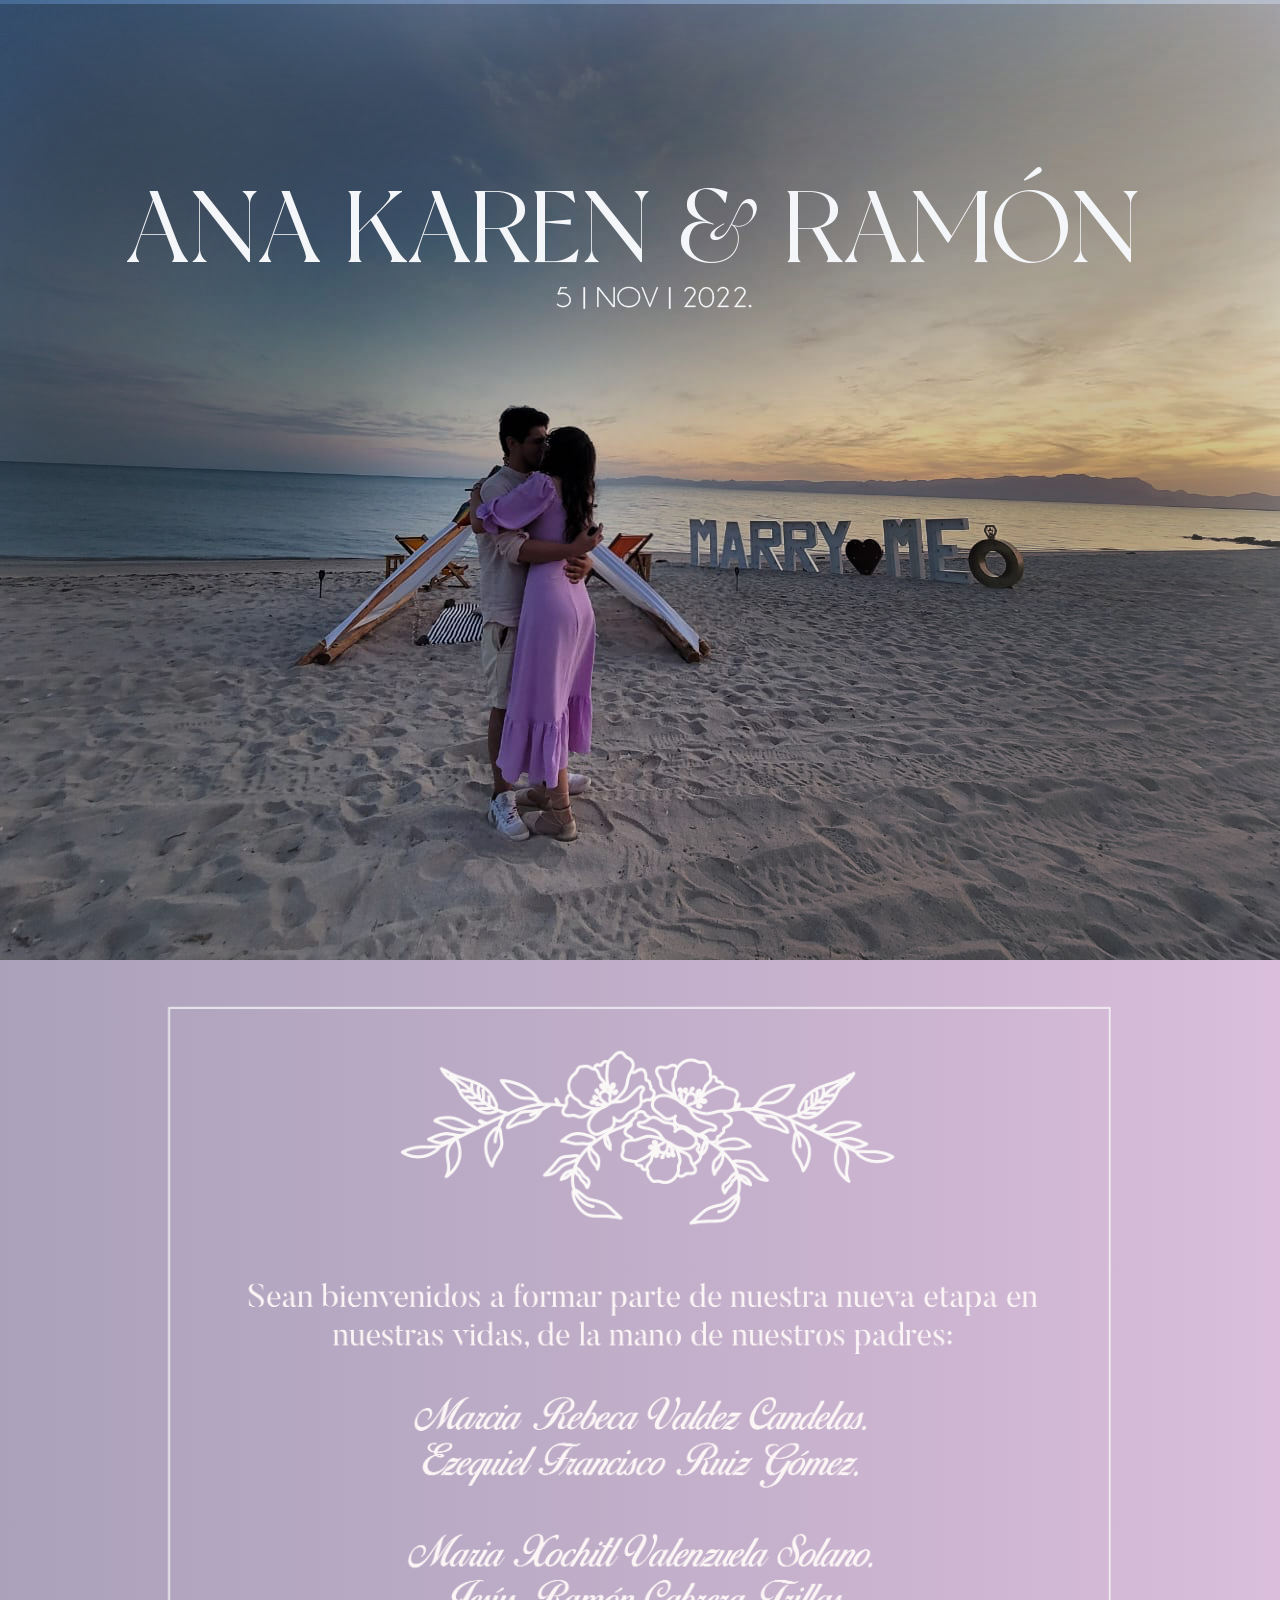
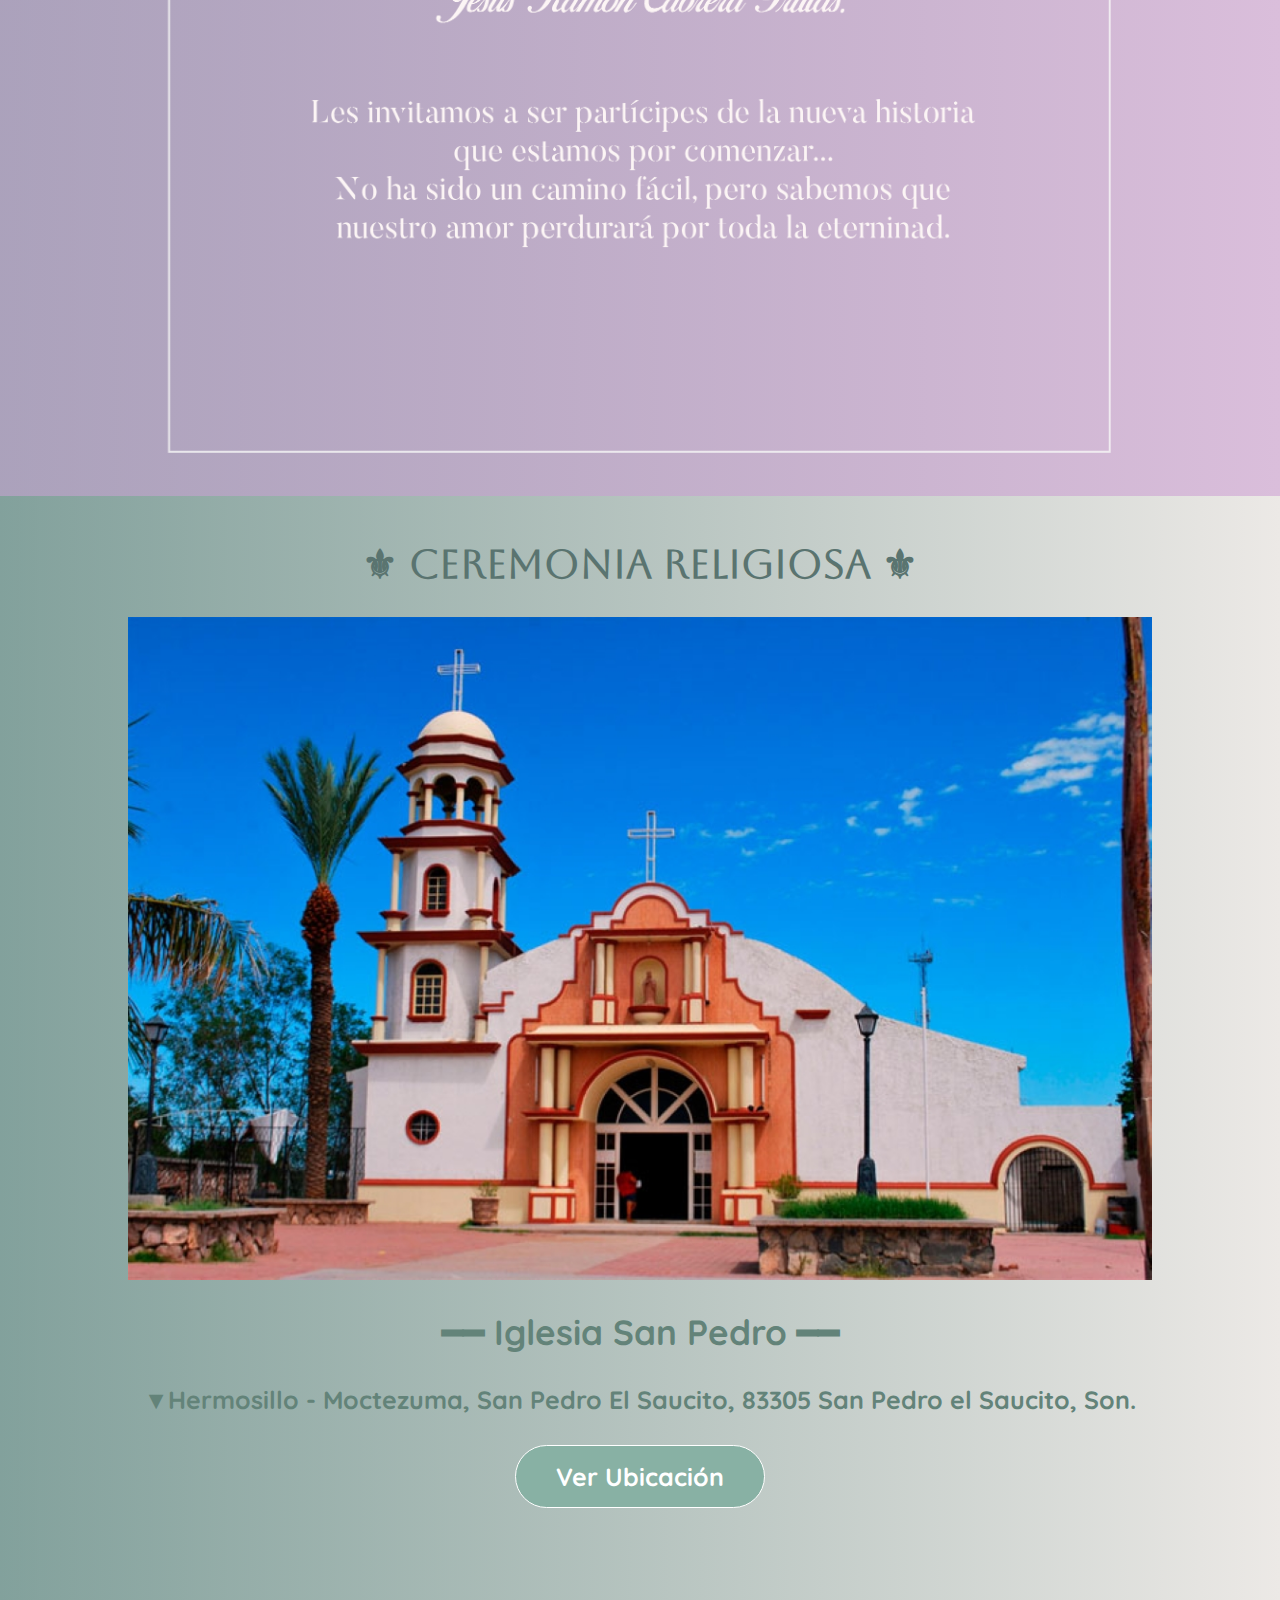
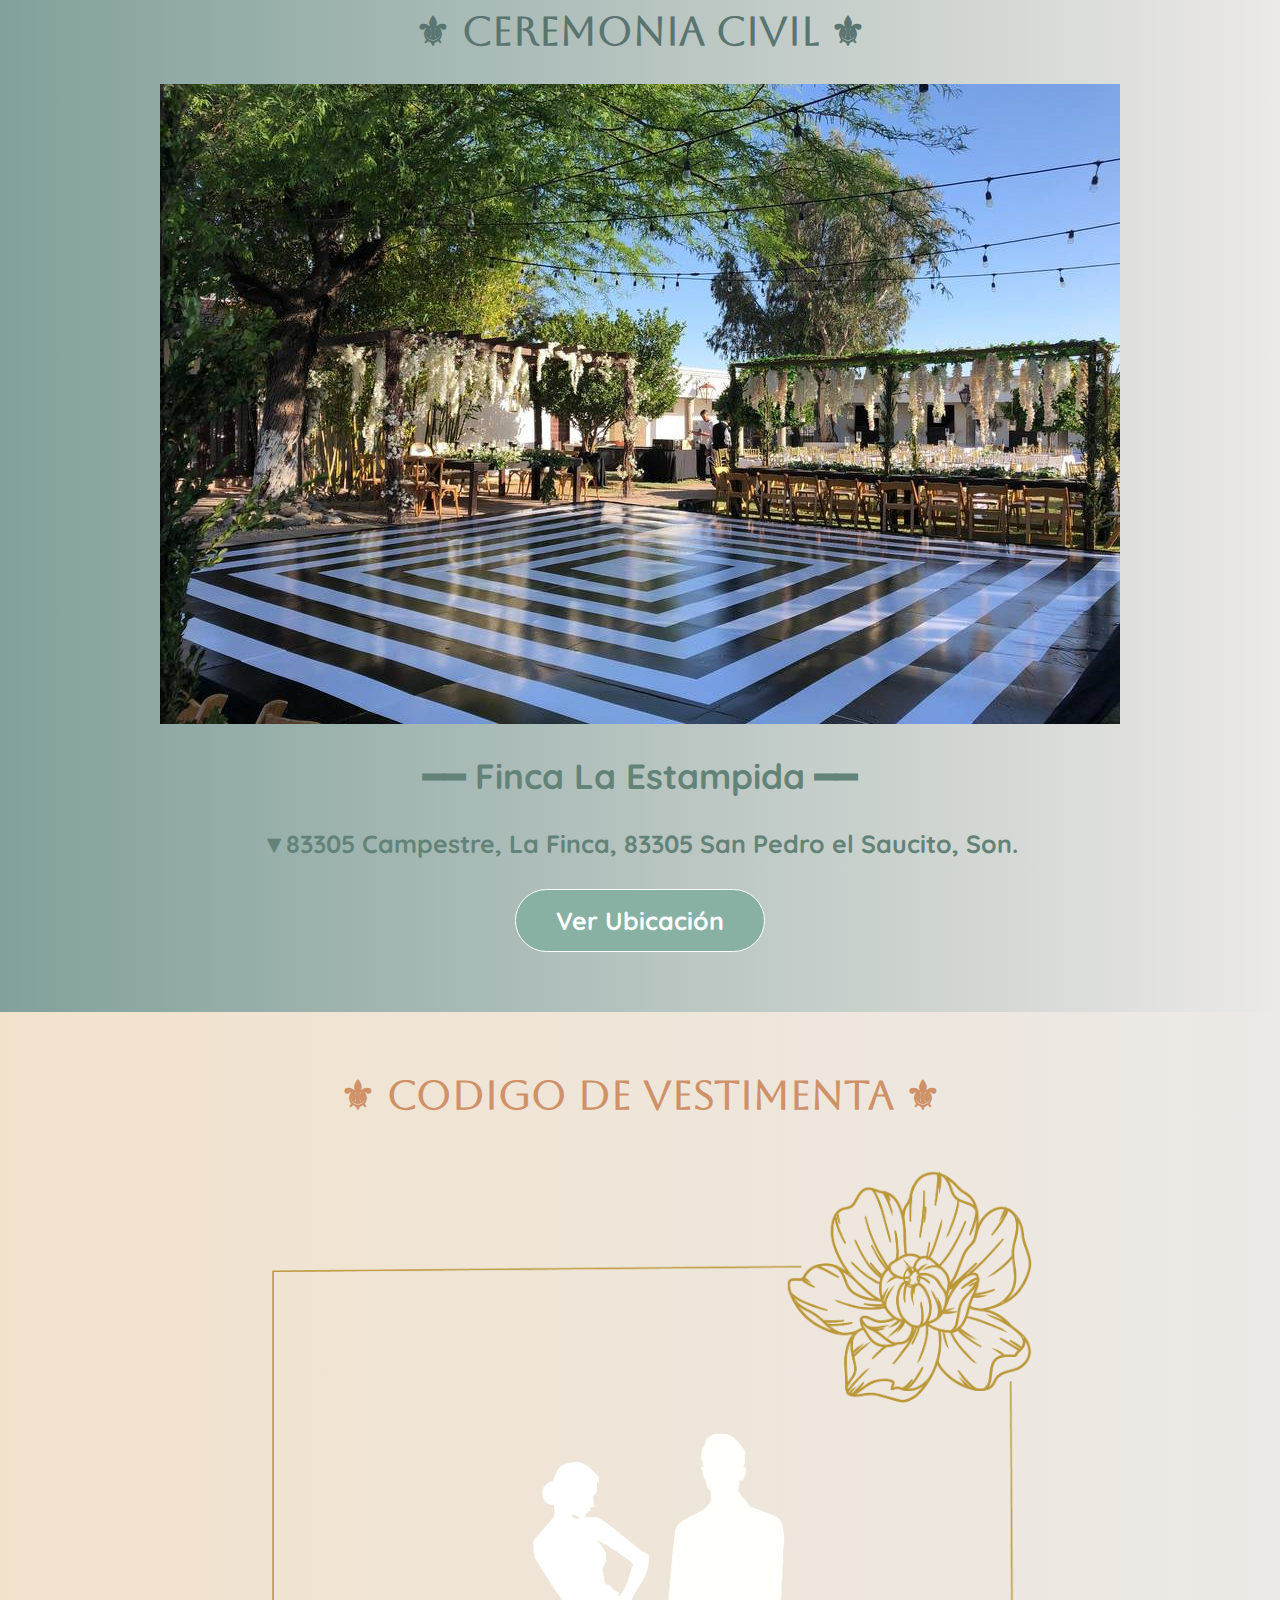
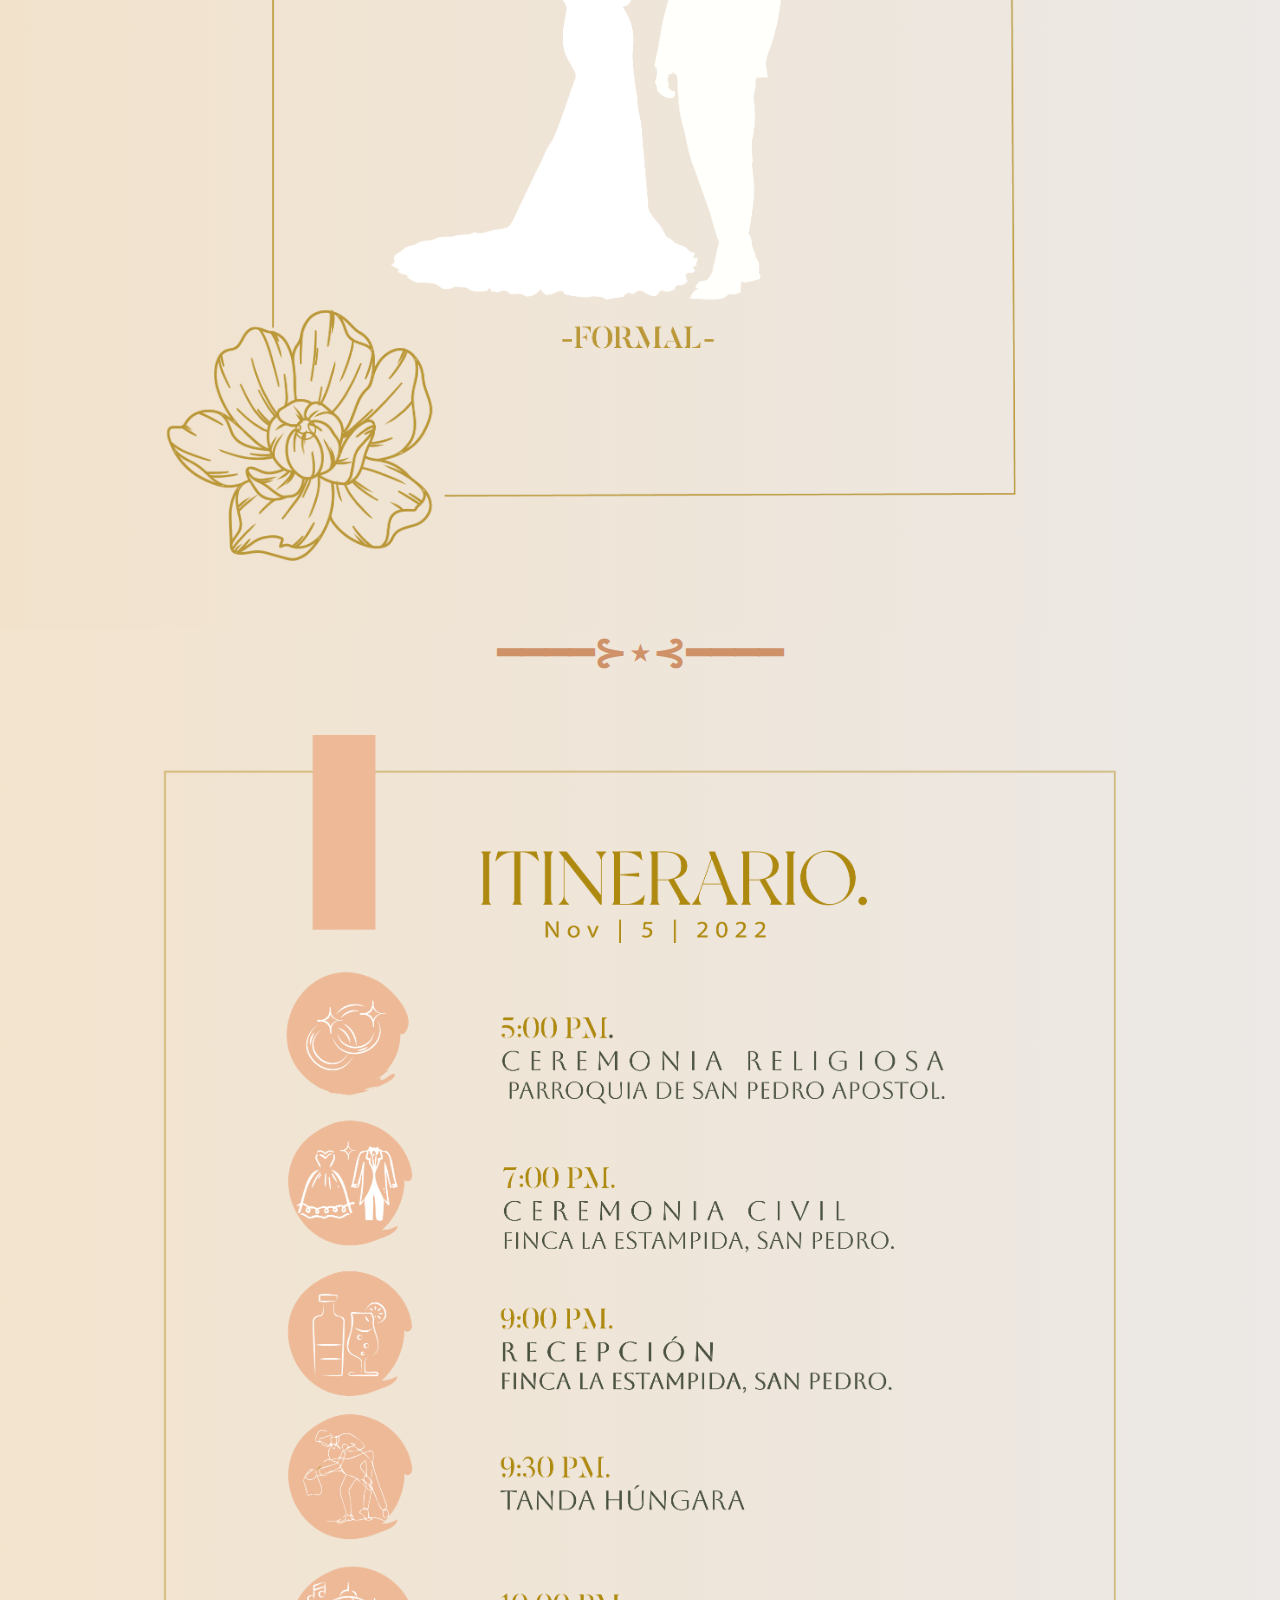
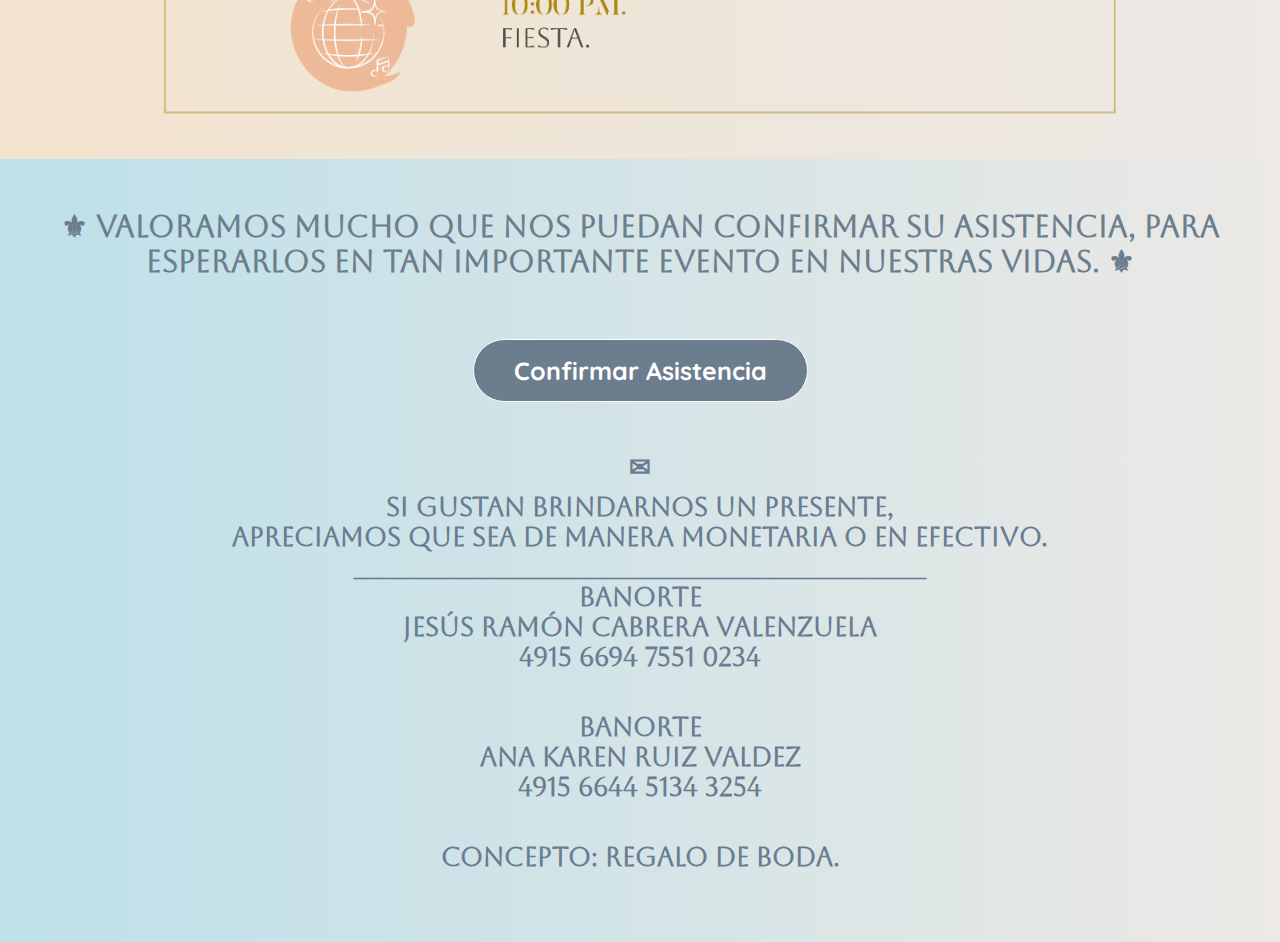
<file: index.html>
<!DOCTYPE html>
<head>
    <meta charset="UTF-8">
    <meta http-equiv="X-UA-Compatible" content="IE=edge">
    <meta name="viewport" content="width=device-width, initial-scale=1.0">
    <title>Boda AnayRamon </title>
    <link rel="shortcut icon" href="IMG/AR_logo.png" type="image/x-icon">
    <link rel="stylesheet" href="css/estilos.css"> 
    <link rel="preconnect" href="https://fonts.googleapis.com">

    <!-- FUentes aqui abajo para los textos   -->
    <link rel="preconnect" href="https://fonts.googleapis.com">
    <link rel="preconnect" href="https://fonts.gstatic.com" crossorigin>
    <link href="https://fonts.googleapis.com/css2?family=Playfair+Display&display=swap" rel="stylesheet">
     <link href="https://fonts.googleapis.com/css2?family=Parisienne&display=swap" rel="stylesheet">
     <link href="https://fonts.googleapis.com/css2?family=Parisienne&display=swap" rel="stylesheet">
     <link href="https://fonts.googleapis.com/css2?family=Prata&display=swap" rel="stylesheet">
     <link href="https://fonts.googleapis.com/css2?family=Satisfy&display=swap" rel="stylesheet">
     <link href="https://fonts.googleapis.com/css2?family=Quicksand:wght@300&display=swap" rel="stylesheet">
     <link href="https://fonts.googleapis.com/css2?family=Playfair+Display:ital,wght@1,500&display=swap" rel="stylesheet">
     <link rel="preconnect" href="https://fonts.googleapis.com">
     <link rel="preconnect" href="https://fonts.gstatic.com" crossorigin>
     <link href="https://fonts.googleapis.com/css2?family=Aboreto&display=swap" rel="stylesheet">

</head>
<body>
      
    <header>
        <div class="desktop">
            <img src="IMG/FOTOINVITACION.jpg" alt="" class="imagen-about-us"> 
        </div>

        <div class="movil">
            <img src="IMG/ANAK2022.jpg" alt="" class="imagen-about-us"> 
        </div>

        <!-- <section class="desktop">
            <img src="IMG/FOTOINVITACION.jpg" alt="" class="imagen-about-us"> 
        </section>

        <section class="movil">
            <img src="IMG/ANAK2022.jpg" alt="" class="imagen-about-us"> 
        </section>-->
    </header>

    <main> 
        <section class="contenedor description">
            <div class="contenido-textos">
                <img src="IMG/textofamiliaPRUEBA2_Mesa de trabajo 1_Mesa de trabajo 1_Mesa de trabajo 1.png" alt="" class="imagen-texto-familia">
            </div>
        </section>
        
        <section class="contenedor Ceremonia-Religiosa">
            <h2 class="titulo">⚜ Ceremonia Religiosa ⚜</h2>
            <div class="contenedor-nuestra-historia">
                <img src="IMG/iglesiabien_3.jpg" alt="" class="imagen-religiosa">
                <h2 class="direccion-1-1">━━ Iglesia San Pedro ━━</h2>
                <h2 class="direccion-1-2">▼Hermosillo - Moctezuma, San Pedro El Saucito, 83305 San Pedro el Saucito, Son.</h2>
            </div>
            <!-- <div class = "ver-direccion">
                <form action="https://www.google.com/maps/place/Parroqu%C3%ADa+San+Pedro+Apostol/@29.0613932,-110.9770134,17z/data=!3m1!4b1!4m5!3m4!1s0x86ce848abe56d8cd:0x1d6551d4ef0f344a!8m2!3d29.0613935!4d-110.9748246">
                    <button class=button type="submit">Ver Ubicación</button>
            </div>
            <div class="ver-direccion">
                <a href="https://www.google.com/maps/place/Parroqu%C3%ADa+San+Pedro+Apostol/@29.0613932,-110.9770134,17z/data=!3m1!4b1!4m5!3m4!1s0x86ce848abe56d8cd:0x1d6551d4ef0f344a!8m2!3d29.0613935!4d-110.9748246">
                    <button class="button">Click</button>
                </a>
            </div>-->
            <div class="ver-direccion">
                <input type="button" formtarget="_blank" onclick="window.location.href='https://maps.app.goo.gl/puNH6Swo5W7U25bB8';" class="button" value="Ver Ubicación"/>
            </div>     
        </section>

        <section class="contenedor Ceremonia-Civil">
            <h2 class="titulo1-2">⚜ Ceremonia Civil ⚜</h2>
            <div class="contenedor-nuestra-boda">
                <img src="IMG/fincabien3.jpeg" alt="" class="imagen-civil">
                <h2 class="direccion-2-1">━━ Finca La Estampida ━━</h2>
                <h2 class="direccion-2-2">▼83305 Campestre, La Finca, 83305 San Pedro el Saucito, Son.</h2>
            </div> 
            <!-- <div class = "ver-direccion-2">
                <form action="https://www.google.com/maps/place/Campestre+%E2%80%9CLa+Finca%E2%80%9D/@29.1921471,-110.8906469,17z/data=!3m1!4b1!4m5!3m4!1s0x86ce897cf9783869:0x9ea578f443540339!8m2!3d29.1922393!4d-110.8884306">
                    <button class=button2 type="submit">Ver Ubicación 2</button>
            </div>
            <div class="ver-direccion-2">
                <a href="https://www.google.com/maps/place/Campestre+%E2%80%9CLa+Finca%E2%80%9D/@29.1921471,-110.8906469,17z/data=!3m1!4b1!4m5!3m4!1s0x86ce897cf9783869:0x9ea578f443540339!8m2!3d29.1922393!4d-110.8884306">
                    <button class="button2">Click 2</button>
                </a>
            </div>-->
            <div class="ver-direccion-2">
                <input type="submit" formtarget="_blank" onclick="window.location.href='https://maps.app.goo.gl/rZ1zW9eyaVgEeYJDA';" class="button2" value="Ver Ubicación"/>
            </div> 
        </section>
       
        <section class="contenedor Codigo-de-vestimenta">
            <h2 class="titulo2">⚜ Codigo de vestimenta ⚜</h2>
            <div class="contenedor-Codigo de vestimenta">
                <img src="IMG/CODIGOVES22_Mesa de trabajo 1.png" class="imagen-vestimenta">
            </div>
        </section>

        <section class="contenedor Itinerario">
            <h2 class="titulo3">━━━━⊱⋆⊰━━━━</h2>
            <div class="contenedor-Itinerario">
                <img src="IMG/ITINERARIO5NOV_Mesa de trabajo 1.png"" class="imagen-itinerario">
            </div>
        </section> 

    
        <section class="contenedor asistencia-banco">
            <h2 class="titulo4">⚜ Valoramos mucho que nos puedan confirmar su asistencia, para esperarlos en tan importante evento en nuestras vidas. ⚜</h2>
            <div class="contenedor asistencia">
                <input type="submit" formtarget="_blank" onclick="window.location.href='https://wa.me/526421095093';" class="button3" value="Confirmar Asistencia"/>
            </div>
            <div class="contenedor-banco">
                <div class="contenedor-banco"></div>
                <h2> ✉</h2>
                <div class="datos-ramon">
                    <h2>Si gustan brindarnos un presente,</h2>
                    <h2>apreciamos que sea de manera monetaria o en efectivo.</h2>
                    <h2>____________________________________________</h2>
                    <h2>BANORTE</h2>
                    <h2>Jesús Ramón Cabrera Valenzuela</h2>
                    <h2>4915 6694 7551 0234</h2>
                </div>
                <div class="datos-anakaren">
                    <h2>BANORTE</h2>
                    <h2>Ana Karen Ruiz Valdez</h2>
                    <h2>4915 6644 5134 3254</h2>
                </div>
                <h2>CONCEPTO: Regalo de boda.</h2>
            </div>
        </section>
        
    </main>
</body>
</html>
</file>
<file: css/estilos.css>
*{
    margin: 0;
    padding: 0;
    box-sizing: border-box;
}

body{
    font-family: 'Aboreto', cursive;
    font-size: large;
    text-align: center;   
    background-color: rgba(243, 234, 227, 0.521);
    background: #ECE9E6;  /* fallback for old browsers */
    background: -webkit-linear-gradient(to right, #FFFFFF, #ECE9E6);  /* Chrome 10-25, Safari 5.1-6 */
    background: linear-gradient(to right, #FFFFFF, #ECE9E6); /* W3C, IE 10+/ Edge, Firefox 16+, Chrome 26+, Opera 12+, Safari 7+ */ 
}



.titulo{
    color:   rgb(90, 116, 112);
    font-size: 40px;
    text-align: center;
    margin-bottom: 30px;
    padding-top: 45px;
}

.titulo1-2{
    color:   rgb(90, 116, 112);
    font-size: 40px;
    text-align: center;
    margin-bottom: 30px;
    padding-top: 100px;
}

.titulo2{
    color:  rgb(207, 145, 104);
    font-size: 40px;
    text-align: center;
    padding-top: 60px;
    margin-bottom: 0px;
}

.titulo3{
    color:   rgb(207, 145, 104);
    font-size: 40px;
    text-align: center;
    margin-bottom: 60px;
}

.titulo4{
    color:  rgb(108, 126, 141);
    font-size: 30px;
    text-align: center;
    margin-bottom: 50px;
}

.direccion-1-1{
    font-family: 'Quicksand', sans-serif;
    font-size: 35px;
    margin-top: 30px;
    color:  rgb(99, 131, 121);
}

.direccion-1-2{
    font-family: 'Quicksand', sans-serif;
    font-size: 25px;
    margin-top: 30px;
    color:  rgb(99, 131, 121);
}

.direccion-2-1{
    font-family: 'Quicksand', sans-serif;
    font-size: 35px;
    margin-top: 30px;
    color: rgb(99, 131, 121);
}

.direccion-2-2{
    font-family: 'Quicksand', sans-serif;
    font-size: 25px;
    margin-top: 30px;
    color: rgb(99, 131, 121);
}

.description{
    background-color: rgba(243, 234, 227, 0.521);
    background: #ECE9E6;  /* fallback for old browsers */
    background: -webkit-linear-gradient(to right, #FFFFFF, #ECE9E6);  /* Chrome 10-25, Safari 5.1-6 */
    background: linear-gradient(to right, #8a7da1b7, #dabedb); /* W3C, IE 10+/ Edge, Firefox 16+, Chrome 26+, Opera 12+, Safari 7+ */ 
}

.Ceremonia-Religiosa{
    font-size: 50px;
    text-align: center;
    margin-bottom: 0px;  
    margin: 0;
    margin-top: 0px;
    border-image-width: 400px; 
    background-color: rgba(243, 234, 227, 0.521);
    background: #ECE9E6;  /* fallback for old browsers */
    background: -webkit-linear-gradient(to right, #FFFFFF, #ECE9E6);  /* Chrome 10-25, Safari 5.1-6 */
    background: linear-gradient(to right, #517c75b7, #ECE9E6); /* W3C, IE 10+/ Edge, Firefox 16+, Chrome 26+, Opera 12+, Safari 7+ */
}

.imagen-religiosa{
    margin: auto;
    padding-left: 10%;
    padding-right: 10%;
    max-width: 100%;
    display: block;
    /*max-width: 90%;*/
}

.imagen-civil{
    margin: auto;
    padding-left: 10%;
    padding-right: 10%;
    max-width: 100%;
    display: block;

    /*margin: auto;
    width: 50%;
    height: 50%;
    */
}

.imagen-vestimenta{
    margin: auto;
    padding-left: 10%;
    padding-right: 10%;
    max-width: 100%;
    display: block;


    /*margin: auto;
    width: 40%;
    height: 40%;*/
}

.imagen-texto-familia{
    margin: auto;
    padding-left: 10%;
    padding-right: 10%;
    max-width: 100%;
    display: block;
    
    
    /*margin: auto;
    width: 50%;
    height: 50%;*/
}

.Ceremonia-Civil{
    font-size: 40px;
    text-align: center;
    margin-bottom: 0px;  
    background-color: rgba(243, 234, 227, 0.521);
    background: #ECE9E6;  /* fallback for old browsers */
    background: -webkit-linear-gradient(to right, #FFFFFF, #ECE9E6);  /* Chrome 10-25, Safari 5.1-6 */
    background: linear-gradient(to right, #FFFFFF, #ECE9E6); /* W3C, IE 10+/ Edge, Firefox 16+, Chrome 26+, Opera 12+, Safari 7+ */
    border-image-width: 400px; 
    color:   rgb(136, 177, 164);
    background-color: rgba(243, 234, 227, 0.521);
    background: #ECE9E6;  /* fallback for old browsers */
    background: -webkit-linear-gradient(to right, #FFFFFF, #ECE9E6);  /* Chrome 10-25, Safari 5.1-6 */
    background: linear-gradient(to right, #517c75b7, #ECE9E6); /* W3C, IE 10+/ Edge, Firefox 16+, Chrome 26+, Opera 12+, Safari 7+ */
}

.Codigo-de-vestimenta{
    font-size: 40px;
    text-align: center;
    margin-bottom: 0px;  
    background-color: rgba(182, 150, 129, 0.521);
    background: #ECE9E6;  /* fallback for old browsers */
    background: -webkit-linear-gradient(to right, #FFFFFF, #ECE9E6);  /* Chrome 10-25, Safari 5.1-6 */
    background: linear-gradient(to right, #f1e0c8e5, #ECE9E6); /* W3C, IE 10+/ Edge, Firefox 16+, Chrome 26+, Opera 12+, Safari 7+ */
    background-color: rgba(243, 234, 227, 0.521);
}

.Itinerario{
    font-size: 40px;
    text-align: center;
    margin-bottom: 0px; 
    background-color: rgba(243, 234, 227, 0.521);
    background: #ECE9E6;  /* fallback for old browsers */
    background: -webkit-linear-gradient(to right, #FFFFFF, #ECE9E6);  /* Chrome 10-25, Safari 5.1-6 */
    background: linear-gradient(to right, #f1e0c8e5, #ECE9E6); /* W3C, IE 10+/ Edge, Firefox 16+, Chrome 26+, Opera 12+, Safari 7+ */
}

.imagen-about-us{
    margin: auto;
    width: 100%;
    height: auto;
    display: block;
}

.imagen-itinerario{
    margin: auto;
    padding-left: 10%;
    padding-right: 10%;
    max-width: 100%;
    display: block;


    /*margin: auto;
    width: 50%;
    height: auto;*/
}

.asistencia-banco{
    font-size: 17px;
    font-family: 'Aboreto', cursive;
    text-align: center;
    color:  rgb(105, 124, 145);
    border-image-width: 400px; 
    padding-bottom: 70px; 
    padding-top: 50px; 
    background-color: rgba(243, 234, 227, 0.521);
    background: #ECE9E6;  /* fallback for old browsers */
    background: -webkit-linear-gradient(to right, #FFFFFF, #ECE9E6);  /* Chrome 10-25, Safari 5.1-6 */
    background: linear-gradient(to right, #b6dde7e5, #ECE9E6); /* W3C, IE 10+/ Edge, Firefox 16+, Chrome 26+, Opera 12+, Safari 7+ */
}

.datos-ramon{
    padding-bottom: 40px; 
    padding-top: 10px; 
}

.datos-anakaren{
    padding-bottom: 40px; 
    padding-top: 0px; 
}

.button{
    font-family: 'Quicksand', sans-serif;
    font-size: 25px;
    color: rgb(255, 255, 255);
    background-color: rgb(136, 177, 164);
    font-weight: bold;
    text-align: center;
    margin-top: 30px;
    margin-bottom: 0px;
    border:none;
    padding-top:15px;
    padding-bottom:15px;
    padding-left:40px;
    padding-right:40px;
    border-color: #ffffff;
    border-width: 1px;
    border-style: solid;
    border-radius:35px;
}


.button2{
    font-family: 'Quicksand', sans-serif;
    font-size: 25px;
    color: rgb(255, 255, 255);
    background-color: rgb(136, 177, 164);
    font-weight: bold;
    text-align: center;
    margin-top: 30px;
    margin-bottom: 60px;
    border:none;
    padding-top:15px;
    padding-bottom:15px;
    padding-left:40px;
    padding-right:40px;
    border-color: #ffffff;
    border-width: 1px;
    border-style: solid;
    border-radius:35px;
}

.button3{
    font-family: 'Quicksand', sans-serif;
    font-size: 25px;
    color: rgb(255, 255, 255);
    background-color: rgb(108, 126, 141);
    font-weight: bold;
    text-align: center;
    margin-top: 10px;
    margin-bottom: 50px;
    border:none;
    padding-top:15px;
    padding-bottom:15px;
    padding-left:40px;
    padding-right:40px;
    border-color: #ffffff;
    border-width: 1px;
    border-style: solid;
    border-radius:35px;
}

@media (min-width: 768px){
    .movil{
        display: none;
    }
}

@media (max-width: 767px){
    .titulo{
        color:   rgb(99, 131, 121);
        font-size: 20px;
        text-align: center;
        margin-bottom: 30px;
        padding-top: 45px;
    }

    .titulo1-2{
        color:   rgb(90, 116, 112);
        font-size: 20px;
        text-align: center;
        margin-bottom: 30px;
        padding-top: 100px;
    }

    .titulo2{
        color:  rgb(207, 145, 104);
        font-size: 20px;
        text-align: center;
        padding-top: 60px;
        margin-bottom: 0px;
    }
    
    .titulo3{
        color:   rgb(207, 145, 104);
        font-size: 20px;
        text-align: center;
        margin-bottom: 60px;
    }
    
    .titulo4{
        color:  rgb(108, 126, 141);
        font-size: 20px;
        text-align: center;
        margin-bottom: 50px;
    }
    
    .direccion-1-1{
        font-family: 'Quicksand', sans-serif;
        font-size: 17px;
        margin-top: 30px;
        color:  rgb(99, 131, 121);
    }
    
    .direccion-1-2{
        font-family: 'Quicksand', sans-serif;
        font-size: 13px;
        margin-top: 30px;
        color:  rgb(99, 131, 121);
    }
    
    .direccion-2-1{
        font-family: 'Quicksand', sans-serif;
        font-size: 17px;
        margin-top: 30px;
        color: rgb(99, 131, 121);
    }
    
    .direccion-2-2{
        font-family: 'Quicksand', sans-serif;
        font-size: 13px;
        margin-top: 30px;
        color: rgb(99, 131, 121);
    }

    .button{
        font-family: 'Quicksand', sans-serif;
        font-size: 13px;
        color: rgb(255, 255, 255);
        background-color: rgb(136, 177, 164);
        font-weight: bold;
        text-align: center;
        margin-top: 30px;
        margin-bottom: 0px;
        border:none;
        padding-top:15px;
        padding-bottom:15px;
        padding-left:40px;
        padding-right:40px;
        border-color: #ffffff;
        border-width: 1px;
        border-style: solid;
        border-radius:35px;
    }
        
    .button2{
        font-family: 'Quicksand', sans-serif;
        font-size: 13px;
        color: rgb(255, 255, 255);
        background-color: rgb(136, 177, 164);
        font-weight: bold;
        text-align: center;
        margin-top: 30px;
        margin-bottom: 60px;
        border:none;
        padding-top:15px;
        padding-bottom:15px;
        padding-left:40px;
        padding-right:40px;
        border-color: #ffffff;
        border-width: 1px;
        border-style: solid;
        border-radius:35px;
    }
    
    .button3{
        font-family: 'Quicksand', sans-serif;
        font-size: 13px;
        color: rgb(255, 255, 255);
        background-color: rgb(108, 126, 141);
        font-weight: bold;
        text-align: center;
        margin-top: 10px;
        margin-bottom: 50px;
        border:none;
        padding-top:15px;
        padding-bottom:15px;
        padding-left:40px;
        padding-right:40px;
        border-color: #ffffff;
        border-width: 1px;
        border-style: solid;
        border-radius:35px;
    }


    .asistencia-banco{
        font-size: 12px;
    }
    

    .imagen-itinerario{
        margin: auto;
        padding-left: 0%;
        padding-right: 0%;
        max-width: 100%;
        display: block;
    }

    .imagen-vestimenta{
        margin: auto;
        padding-left: 0%;
        padding-right: 0%;
        max-width: 100%;
        display: block;
    }
    
    .imagen-texto-familia{
        margin: auto;
        padding-left: 0%;
        padding-right: 0%;
        max-width: 100%;
        display: block;
    }

    .desktop{
        display: none;
    }
}
</file>
